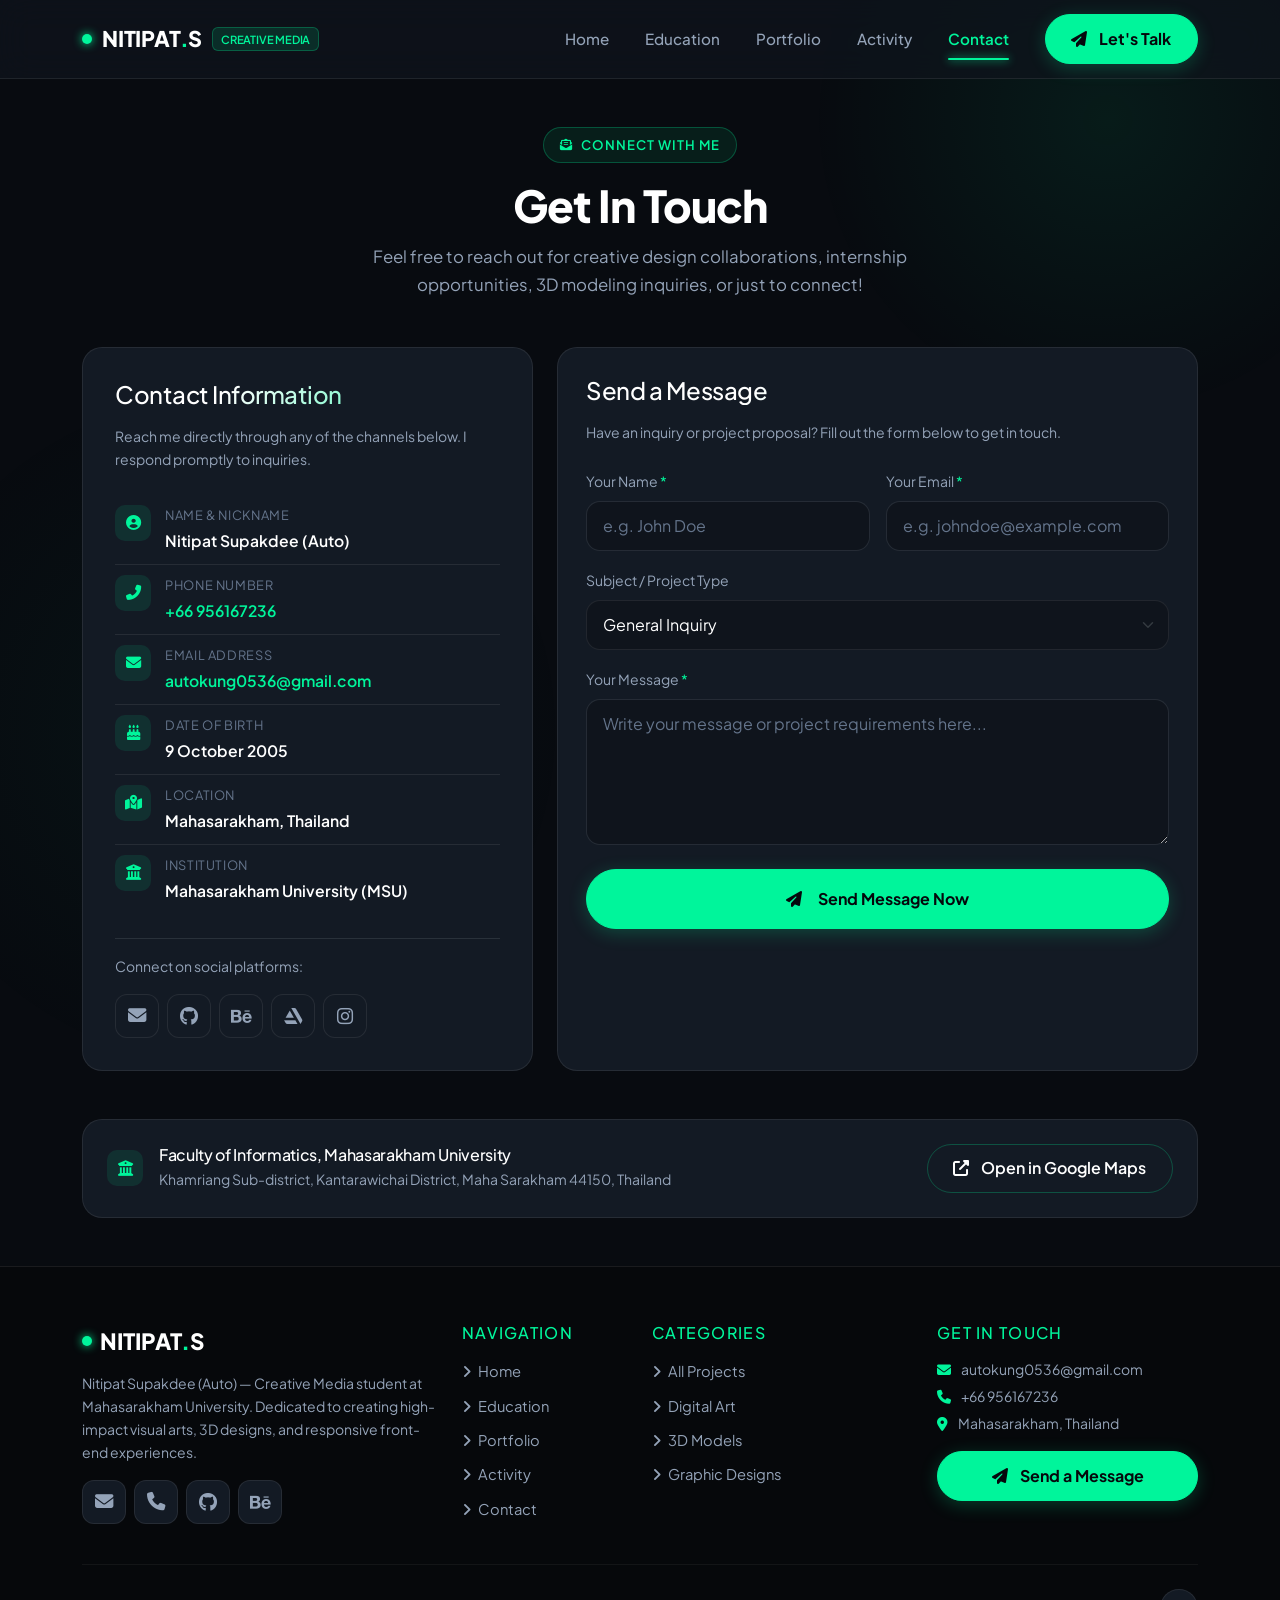
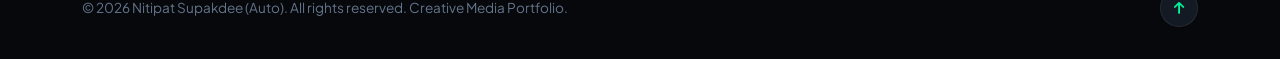
<file: งานเดี่ยว Portfolio/contact.html>
﻿<!DOCTYPE html>
<html lang="en">
<head>
  <meta charset="UTF-8">
  <meta name="viewport" content="width=device-width, initial-scale=1.0">
  <title>Contact | Nitipat Supakdee (Auto)</title>
  <meta name="description" content="Contact Nitipat Supakdee (Auto) - Phone: +66 956167236, Email: autokung0536@gmail.com, Mahasarakham, Thailand.">

  <!-- Google Fonts -->
  <link rel="preconnect" href="https://fonts.googleapis.com">
  <link rel="preconnect" href="https://fonts.gstatic.com" crossorigin>
  <link href="https://fonts.googleapis.com/css2?family=Plus+Jakarta+Sans:wght@300;400;500;600;700;800&display=swap" rel="stylesheet">

  <!-- Font Awesome Icons -->
  <link rel="stylesheet" href="https://cdnjs.cloudflare.com/ajax/libs/font-awesome/6.5.1/css/all.min.css">

  <!-- Bootstrap 5.3 CSS -->
  <link href="https://cdn.jsdelivr.net/npm/bootstrap@5.3.3/dist/css/bootstrap.min.css" rel="stylesheet">

  <!-- Custom Stylesheet -->
  <link rel="stylesheet" href="assets/css/style.css">
</head>
<body>

  <!-- =========================================================================
       NAVIGATION BAR (Consistent across all pages)
       ========================================================================= -->
  <nav class="navbar navbar-expand-lg sticky-top custom-navbar">
    <div class="container">
      <a class="navbar-brand" href="index.html">
        <span class="brand-dot"></span>
        <span>NITIPAT<span class="text-neon">.</span>S</span>
        <span class="brand-badge d-none d-sm-inline-block">CREATIVE MEDIA</span>
      </a>

      <!-- Mobile Hamburger Toggle -->
      <button class="navbar-toggler" type="button" data-bs-toggle="collapse" data-bs-target="#portfolioNav" aria-controls="portfolioNav" aria-expanded="false" aria-label="Toggle navigation">
        <i class="fas fa-bars"></i>
      </button>

      <!-- Navigation Links -->
      <div class="collapse navbar-collapse justify-content-end" id="portfolioNav">
        <ul class="navbar-nav align-items-lg-center gap-1 my-2 my-lg-0">
          <li class="nav-item">
            <a class="nav-link" href="index.html">Home</a>
          </li>
          <li class="nav-item">
            <a class="nav-link" href="education.html">Education</a>
          </li>
          <li class="nav-item">
            <a class="nav-link" href="portfolio.html">Portfolio</a>
          </li>
          <li class="nav-item">
            <a class="nav-link" href="activity.html">Activity</a>
          </li>
          <li class="nav-item">
            <a class="nav-link active" href="contact.html">Contact</a>
          </li>
          <li class="nav-item ms-lg-3 mt-2 mt-lg-0">
            <a class="btn-neon btn-sm" href="contact.html">
              <i class="fas fa-paper-plane me-1"></i> Let's Talk
            </a>
          </li>
        </ul>
      </div>
    </div>
  </nav>

  <!-- =========================================================================
       MAIN CONTENT: CONTACT INFORMATION & INTERACTIVE FORM
       ========================================================================= -->
  <main class="py-5">
    <div class="container">

      <!-- Section Header -->
      <div class="text-center mb-5">
        <div class="section-tag mx-auto">
          <i class="fas fa-envelope-open-text"></i> Connect With Me
        </div>
        <h1 class="section-title">Get In Touch</h1>
        <p class="section-subtitle mx-auto">
          Feel free to reach out for creative design collaborations, internship opportunities, 3D modeling inquiries, or just to connect!
        </p>
      </div>

      <div class="row g-4 align-items-stretch">

        <!-- LEFT COLUMN: COMPLETE CONTACT INFORMATION -->
        <div class="col-lg-5">
          <div class="contact-info-card d-flex flex-column justify-content-between">
            <div>
              <div class="card-top-accent"></div>
              <h3 class="h4 text-gradient mb-3">Contact Information</h3>
              <p class="text-muted-custom small mb-4">
                Reach me directly through any of the channels below. I respond promptly to inquiries.
              </p>

              <ul class="info-list mb-4">
                <!-- Name & Nickname -->
                <li class="info-item">
                  <div class="info-icon"><i class="fas fa-user-circle"></i></div>
                  <div>
                    <div class="info-label">Name & Nickname</div>
                    <div class="info-value">Nitipat Supakdee (Auto)</div>
                  </div>
                </li>

                <!-- Phone -->
                <li class="info-item">
                  <div class="info-icon"><i class="fas fa-phone-alt"></i></div>
                  <div>
                    <div class="info-label">Phone Number</div>
                    <div class="info-value">
                      <a href="tel:+66956167236" class="text-neon">+66 956167236</a>
                    </div>
                  </div>
                </li>

                <!-- Email -->
                <li class="info-item">
                  <div class="info-icon"><i class="fas fa-envelope"></i></div>
                  <div>
                    <div class="info-label">Email Address</div>
                    <div class="info-value">
                      <a href="mailto:autokung0536@gmail.com" class="text-neon">autokung0536@gmail.com</a>
                    </div>
                  </div>
                </li>

                <!-- Birthday -->
                <li class="info-item">
                  <div class="info-icon"><i class="fas fa-cake-candles"></i></div>
                  <div>
                    <div class="info-label">Date of Birth</div>
                    <div class="info-value">9 October 2005</div>
                  </div>
                </li>

                <!-- Location -->
                <li class="info-item">
                  <div class="info-icon"><i class="fas fa-map-location-dot"></i></div>
                  <div>
                    <div class="info-label">Location</div>
                    <div class="info-value">Mahasarakham, Thailand</div>
                  </div>
                </li>

                <!-- University -->
                <li class="info-item">
                  <div class="info-icon"><i class="fas fa-building-columns"></i></div>
                  <div>
                    <div class="info-label">Institution</div>
                    <div class="info-value">Mahasarakham University (MSU)</div>
                  </div>
                </li>
              </ul>
            </div>

            <!-- Social Media Handles -->
            <div class="pt-3 border-top border-secondary border-opacity-25">
              <div class="text-muted-custom small mb-3">Connect on social platforms:</div>
              <div class="d-flex gap-2">
                <a href="mailto:autokung0536@gmail.com" class="social-icon-btn" title="Email"><i class="fas fa-envelope"></i></a>
                <a href="https://github.com" target="_blank" rel="noopener noreferrer" class="social-icon-btn" title="GitHub"><i class="fab fa-github"></i></a>
                <a href="https://behance.net" target="_blank" rel="noopener noreferrer" class="social-icon-btn" title="Behance"><i class="fab fa-behance"></i></a>
                <a href="https://artstation.com" target="_blank" rel="noopener noreferrer" class="social-icon-btn" title="ArtStation"><i class="fab fa-artstation"></i></a>
                <a href="https://instagram.com" target="_blank" rel="noopener noreferrer" class="social-icon-btn" title="Instagram"><i class="fab fa-instagram"></i></a>
              </div>
            </div>

          </div>
        </div>

        <!-- RIGHT COLUMN: INTERACTIVE CONTACT FORM -->
        <div class="col-lg-7">
          <div class="modern-card">
            <div class="card-top-accent"></div>
            <h3 class="h4 text-gradient mb-3">Send a Message</h3>
            <p class="text-muted-custom small mb-4">
              Have an inquiry or project proposal? Fill out the form below to get in touch.
            </p>

            <!-- Success Alert Notification (Handled by JS) -->
            <div id="formSuccessAlert" class="alert alert-success d-none bg-dark border-success text-white py-3 px-4 mb-4" role="alert">
              <div class="d-flex align-items-center">
                <i class="fas fa-circle-check text-neon fs-4 me-3"></i>
                <div>
                  <strong>Message Sent Successfully!</strong>
                  <div class="small text-muted-custom">Thank you! Nitipat will get back to you shortly.</div>
                </div>
              </div>
            </div>

            <!-- Interactive Contact Form -->
            <form id="contactForm" novalidate>
              <div class="row g-3">
                <div class="col-md-6">
                  <label for="contactName" class="form-label text-muted-custom small">Your Name <span class="text-neon">*</span></label>
                  <input type="text" class="form-control" id="contactName" placeholder="e.g. John Doe" required>
                </div>
                <div class="col-md-6">
                  <label for="contactEmail" class="form-label text-muted-custom small">Your Email <span class="text-neon">*</span></label>
                  <input type="email" class="form-control" id="contactEmail" placeholder="e.g. johndoe@example.com" required>
                </div>
                <div class="col-12">
                  <label for="contactSubject" class="form-label text-muted-custom small">Subject / Project Type</label>
                  <select class="form-select" id="contactSubject">
                    <option value="General Inquiry" selected>General Inquiry</option>
                    <option value="3D Modeling Project">3D Modeling / Asset Creation</option>
                    <option value="Graphic Design Commission">Graphic & Brand Design</option>
                    <option value="Digital Art Collaboration">Digital Concept Art Collaboration</option>
                    <option value="Internship Opportunity">Internship Opportunity</option>
                  </select>
                </div>
                <div class="col-12">
                  <label for="contactMessage" class="form-label text-muted-custom small">Your Message <span class="text-neon">*</span></label>
                  <textarea class="form-control" id="contactMessage" rows="5" placeholder="Write your message or project requirements here..." required></textarea>
                </div>
                <div class="col-12 mt-4">
                  <button type="submit" class="btn-neon w-100 justify-content-center py-3">
                    <i class="fas fa-paper-plane me-2"></i> Send Message Now
                  </button>
                </div>
              </div>
            </form>
          </div>
        </div>

      </div>

      <!-- Campus / City Location Highlight -->
      <div class="row mt-5">
        <div class="col-12">
          <div class="modern-card p-4">
            <div class="row align-items-center g-3">
              <div class="col-md-8">
                <div class="d-flex align-items-center gap-3">
                  <div class="info-icon"><i class="fas fa-university"></i></div>
                  <div>
                    <h5 class="h6 text-white mb-1">Faculty of Informatics, Mahasarakham University</h5>
                    <p class="text-muted-custom small mb-0">
                      Khamriang Sub-district, Kantarawichai District, Maha Sarakham 44150, Thailand
                    </p>
                  </div>
                </div>
              </div>
              <div class="col-md-4 text-md-end">
                <a href="https://maps.google.com/?q=Mahasarakham+University" target="_blank" rel="noopener noreferrer" class="btn-outline-neon btn-sm">
                  <i class="fas fa-external-link-alt me-1"></i> Open in Google Maps
                </a>
              </div>
            </div>
          </div>
        </div>
      </div>

    </div>
  </main>

  <!-- =========================================================================
       FOOTER (Consistent across all pages)
       ========================================================================= -->
  <footer class="site-footer">
    <div class="container">
      <div class="row g-4">
        <!-- Brand & Bio -->
        <div class="col-lg-4 col-md-6">
          <div class="footer-brand">
            <span class="brand-dot"></span>
            <span>NITIPAT<span class="text-neon">.</span>S</span>
          </div>
          <p class="text-muted-custom small mb-3">
            Nitipat Supakdee (Auto) — Creative Media student at Mahasarakham University. Dedicated to creating high-impact visual arts, 3D designs, and responsive front-end experiences.
          </p>
          <div class="d-flex gap-2">
            <a href="mailto:autokung0536@gmail.com" class="social-icon-btn" title="Email"><i class="fas fa-envelope"></i></a>
            <a href="tel:+66956167236" class="social-icon-btn" title="Phone"><i class="fas fa-phone"></i></a>
            <a href="https://github.com" target="_blank" rel="noopener noreferrer" class="social-icon-btn" title="GitHub"><i class="fab fa-github"></i></a>
            <a href="https://behance.net" target="_blank" rel="noopener noreferrer" class="social-icon-btn" title="Behance"><i class="fab fa-behance"></i></a>
          </div>
        </div>

        <!-- Quick Navigation Links -->
        <div class="col-lg-2 col-md-3 col-6">
          <h5 class="h6 text-uppercase text-neon mb-3" style="letter-spacing: 0.08em;">Navigation</h5>
          <ul class="footer-nav">
            <li><a href="index.html"><i class="fas fa-angle-right me-1"></i> Home</a></li>
            <li><a href="education.html"><i class="fas fa-angle-right me-1"></i> Education</a></li>
            <li><a href="portfolio.html"><i class="fas fa-angle-right me-1"></i> Portfolio</a></li>
            <li><a href="activity.html"><i class="fas fa-angle-right me-1"></i> Activity</a></li>
            <li><a href="contact.html"><i class="fas fa-angle-right me-1"></i> Contact</a></li>
          </ul>
        </div>

        <!-- Portfolio Categories -->
        <div class="col-lg-3 col-md-3 col-6">
          <h5 class="h6 text-uppercase text-neon mb-3" style="letter-spacing: 0.08em;">Categories</h5>
          <ul class="footer-nav">
            <li><a href="portfolio.html"><i class="fas fa-angle-right me-1"></i> All Projects</a></li>
            <li><a href="portfolio.html"><i class="fas fa-angle-right me-1"></i> Digital Art</a></li>
            <li><a href="portfolio.html"><i class="fas fa-angle-right me-1"></i> 3D Models</a></li>
            <li><a href="portfolio.html"><i class="fas fa-angle-right me-1"></i> Graphic Designs</a></li>
          </ul>
        </div>

        <!-- Contact Summary -->
        <div class="col-lg-3 col-md-6">
          <h5 class="h6 text-uppercase text-neon mb-3" style="letter-spacing: 0.08em;">Get in Touch</h5>
          <p class="text-muted-custom small mb-1">
            <i class="fas fa-envelope text-neon me-2"></i> autokung0536@gmail.com
          </p>
          <p class="text-muted-custom small mb-1">
            <i class="fas fa-phone text-neon me-2"></i> +66 956167236
          </p>
          <p class="text-muted-custom small mb-3">
            <i class="fas fa-map-marker-alt text-neon me-2"></i> Mahasarakham, Thailand
          </p>
          <a href="contact.html" class="btn-neon btn-sm w-100 justify-content-center">
            <i class="fas fa-paper-plane me-1"></i> Send a Message
          </a>
        </div>
      </div>

      <!-- Copyright & Back to Top -->
      <div class="footer-bottom">
        <div>
          &copy; 2026 Nitipat Supakdee (Auto). All rights reserved. Creative Media Portfolio.
        </div>
        <button class="back-to-top-btn" title="Back to top" aria-label="Back to top">
          <i class="fas fa-arrow-up"></i>
        </button>
      </div>
    </div>
  </footer>

  <!-- Bootstrap 5.3 Bundle JS -->
  <script src="https://cdn.jsdelivr.net/npm/bootstrap@5.3.3/dist/js/bootstrap.bundle.min.js"></script>

  <!-- Custom JavaScript -->
  <script src="assets/js/main.js"></script>
</body>
</html>
</file>
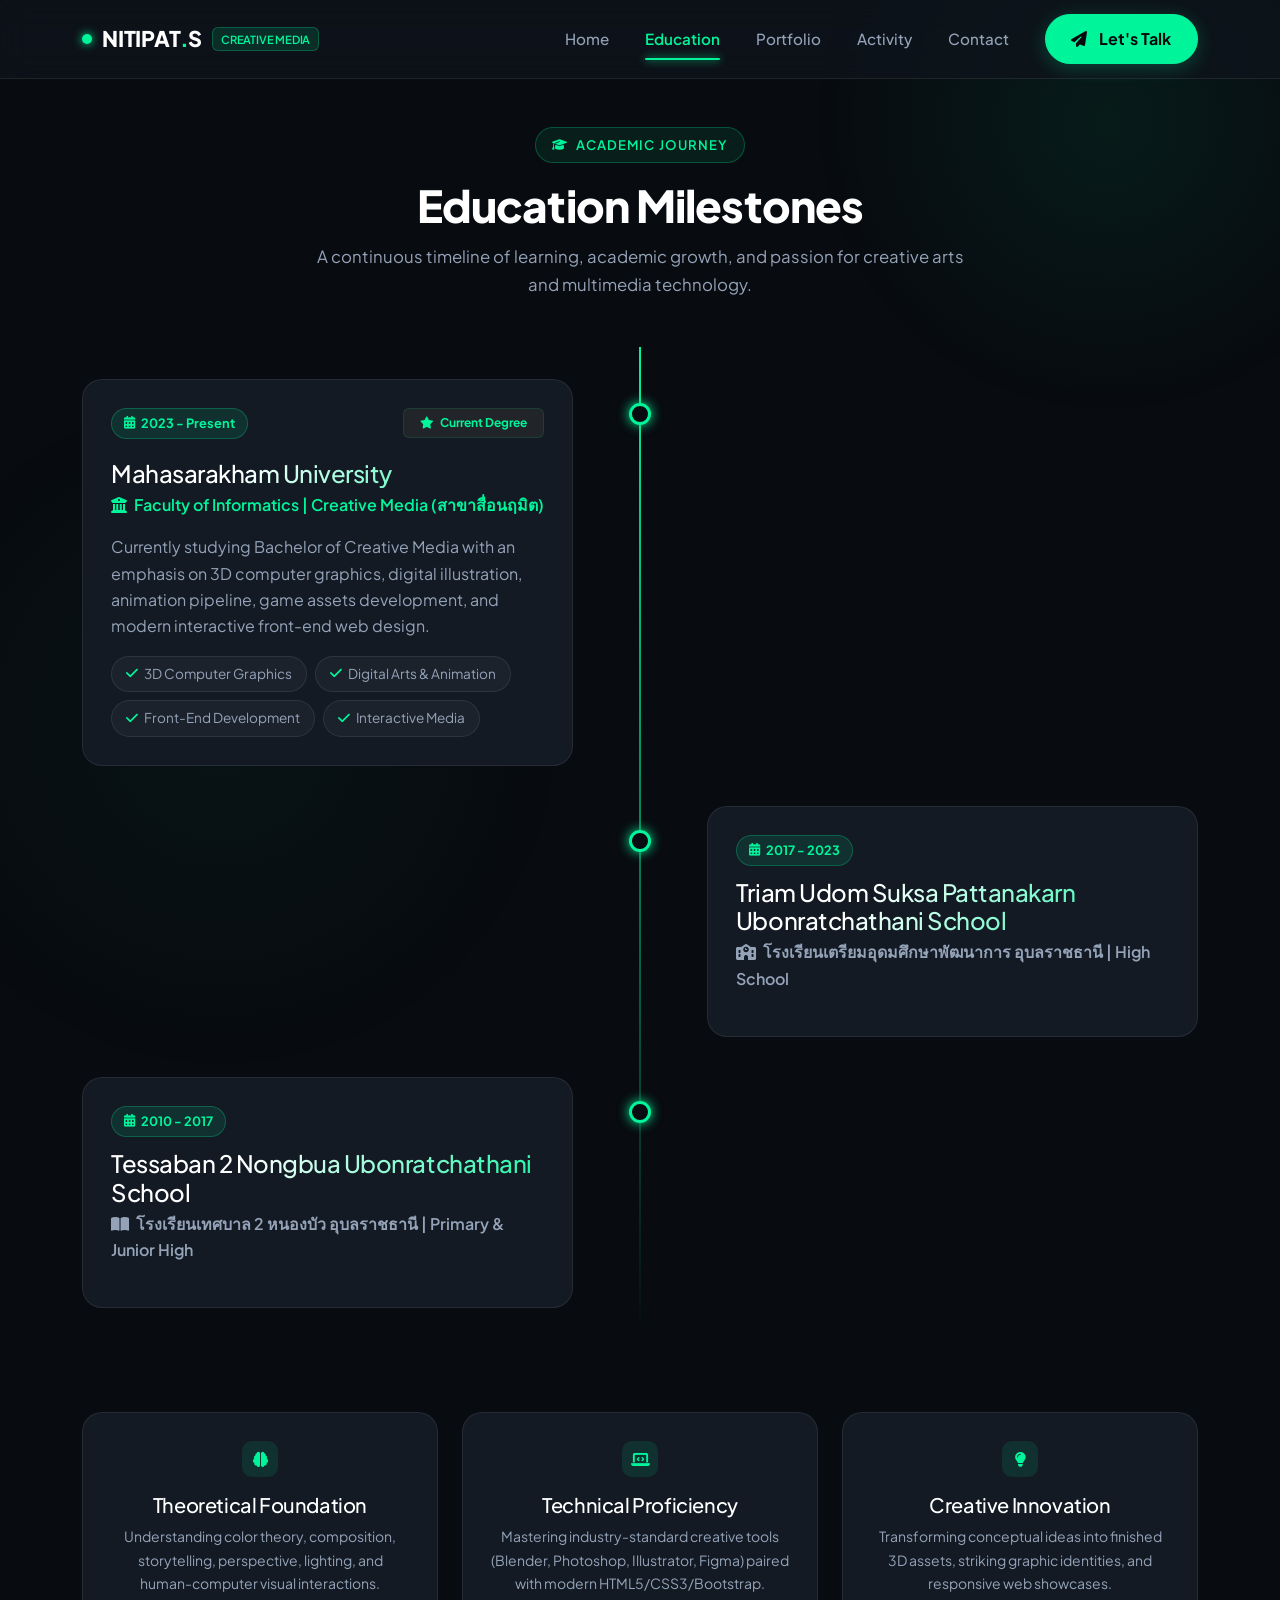
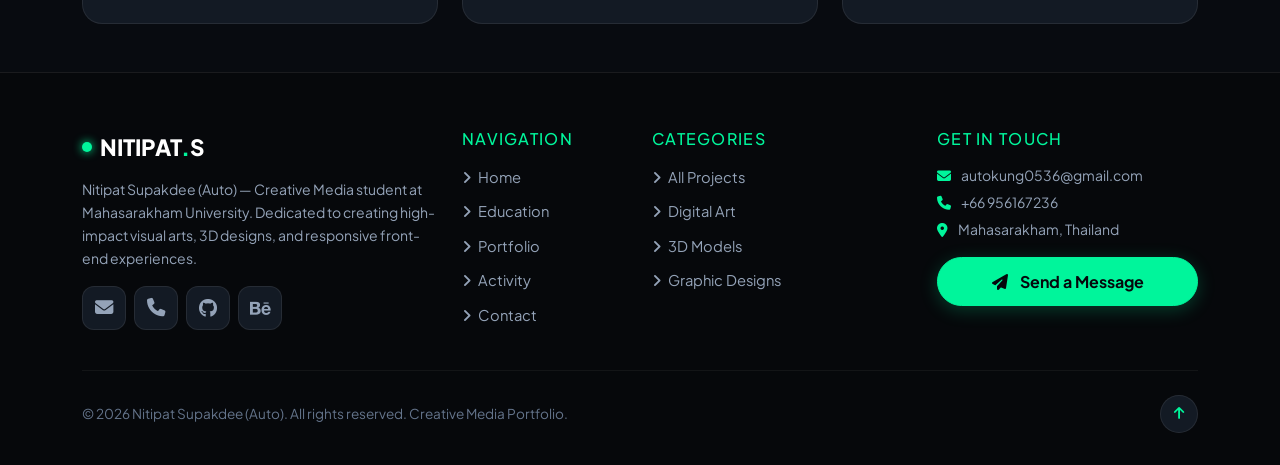
<file: งานเดี่ยว Portfolio/education.html>
﻿<!DOCTYPE html>
<html lang="en">
<head>
  <meta charset="UTF-8">
  <meta name="viewport" content="width=device-width, initial-scale=1.0">
  <title>Education | Nitipat Supakdee (Auto)</title>
  <meta name="description" content="Academic background and education milestones of Nitipat Supakdee (Auto) - Creative Media, Mahasarakham University.">

  <!-- Google Fonts -->
  <link rel="preconnect" href="https://fonts.googleapis.com">
  <link rel="preconnect" href="https://fonts.gstatic.com" crossorigin>
  <link href="https://fonts.googleapis.com/css2?family=Plus+Jakarta+Sans:wght@300;400;500;600;700;800&display=swap" rel="stylesheet">

  <!-- Font Awesome Icons -->
  <link rel="stylesheet" href="https://cdnjs.cloudflare.com/ajax/libs/font-awesome/6.5.1/css/all.min.css">

  <!-- Bootstrap 5.3 CSS -->
  <link href="https://cdn.jsdelivr.net/npm/bootstrap@5.3.3/dist/css/bootstrap.min.css" rel="stylesheet">

  <!-- Custom Stylesheet -->
  <link rel="stylesheet" href="assets/css/style.css">
</head>
<body>

  <!-- =========================================================================
       NAVIGATION BAR (Consistent across all pages)
       ========================================================================= -->
  <nav class="navbar navbar-expand-lg sticky-top custom-navbar">
    <div class="container">
      <a class="navbar-brand" href="index.html">
        <span class="brand-dot"></span>
        <span>NITIPAT<span class="text-neon">.</span>S</span>
        <span class="brand-badge d-none d-sm-inline-block">CREATIVE MEDIA</span>
      </a>

      <!-- Mobile Hamburger Toggle -->
      <button class="navbar-toggler" type="button" data-bs-toggle="collapse" data-bs-target="#portfolioNav" aria-controls="portfolioNav" aria-expanded="false" aria-label="Toggle navigation">
        <i class="fas fa-bars"></i>
      </button>

      <!-- Navigation Links -->
      <div class="collapse navbar-collapse justify-content-end" id="portfolioNav">
        <ul class="navbar-nav align-items-lg-center gap-1 my-2 my-lg-0">
          <li class="nav-item">
            <a class="nav-link" href="index.html">Home</a>
          </li>
          <li class="nav-item">
            <a class="nav-link active" href="education.html">Education</a>
          </li>
          <li class="nav-item">
            <a class="nav-link" href="portfolio.html">Portfolio</a>
          </li>
          <li class="nav-item">
            <a class="nav-link" href="activity.html">Activity</a>
          </li>
          <li class="nav-item">
            <a class="nav-link" href="contact.html">Contact</a>
          </li>
          <li class="nav-item ms-lg-3 mt-2 mt-lg-0">
            <a class="btn-neon btn-sm" href="contact.html">
              <i class="fas fa-paper-plane me-1"></i> Let's Talk
            </a>
          </li>
        </ul>
      </div>
    </div>
  </nav>

  <!-- =========================================================================
       MAIN CONTENT: EDUCATION ROADMAP
       ========================================================================= -->
  <main class="py-5">
    <div class="container">
      
      <!-- Section Header -->
      <div class="text-center mb-5">
        <div class="section-tag mx-auto">
          <i class="fas fa-graduation-cap"></i> Academic Journey
        </div>
        <h1 class="section-title">Education Milestones</h1>
        <p class="section-subtitle mx-auto">
          A continuous timeline of learning, academic growth, and passion for creative arts and multimedia technology.
        </p>
      </div>

      <!-- Vertical Timeline Roadmap -->
      <div class="timeline-wrapper mb-5">
        
        <!-- LEVEL 3: Mahasarakham University (Higher Education / Present) -->
        <div class="timeline-item">
          <div class="timeline-node"></div>
          <div class="timeline-card">
            <div class="modern-card">
              <div class="card-top-accent"></div>
              <div class="d-flex justify-content-between align-items-start flex-wrap gap-2 mb-2">
                <span class="edu-year-badge">
                  <i class="fas fa-calendar-alt"></i> 2023 - Present
                </span>
                <span class="badge bg-dark text-neon border border-success border-opacity-25 px-3 py-2">
                  <i class="fas fa-star text-neon me-1"></i> Current Degree
                </span>
              </div>
              <h3 class="h4 text-gradient mb-1">Mahasarakham University</h3>
              <div class="text-neon fw-semibold mb-3">
                <i class="fas fa-university me-1"></i> Faculty of Informatics | Creative Media (สาขาสื่อนฤมิต)
              </div>
              <p class="text-muted-custom mb-3">
                Currently studying Bachelor of Creative Media with an emphasis on 3D computer graphics, digital illustration, animation pipeline, game assets development, and modern interactive front-end web design.
              </p>
              <div class="d-flex flex-wrap gap-2">
                <span class="skill-pill"><i class="fas fa-check text-neon"></i> 3D Computer Graphics</span>
                <span class="skill-pill"><i class="fas fa-check text-neon"></i> Digital Arts & Animation</span>
                <span class="skill-pill"><i class="fas fa-check text-neon"></i> Front-End Development</span>
                <span class="skill-pill"><i class="fas fa-check text-neon"></i> Interactive Media</span>
              </div>
            </div>
          </div>
        </div>

        <!-- LEVEL 2: Triam Udom Suksa Pattanakarn Ubonratchathani School (High School) -->
        <div class="timeline-item">
          <div class="timeline-node"></div>
          <div class="timeline-card">
            <div class="modern-card">
              <div class="card-top-accent"></div>
              <div class="edu-year-badge">
                <i class="fas fa-calendar-alt"></i> 2017 - 2023
              </div>
              <h3 class="h4 text-gradient mb-1">Triam Udom Suksa Pattanakarn Ubonratchathani School</h3>
              <div class="text-muted-custom fw-semibold mb-3">
                <i class="fas fa-school me-1"></i> โรงเรียนเตรียมอุดมศึกษาพัฒนาการ อุบลราชธานี | High School
              </div>
              <p class="text-muted-custom mb-3">
              </p>
              <div class="d-flex flex-wrap gap-2">
                <!-- <span class="skill-pill"><i class="fas fa-circle-check text-neon"></i> Computer & Tech Foundation</span>
                <span class="skill-pill"><i class="fas fa-circle-check text-neon"></i> Art & Design Projects</span>
                <span class="skill-pill"><i class="fas fa-circle-check text-neon"></i> Teamwork & Activities</span> -->
              </div>
            </div>
          </div>
        </div>

        <!-- LEVEL 1: Tessaban 2 Nongbua Ubonratchathani School (Primary & Lower Secondary) -->
        <div class="timeline-item">
          <div class="timeline-node"></div>
          <div class="timeline-card">
            <div class="modern-card">
              <div class="card-top-accent"></div>
              <div class="edu-year-badge">
                <i class="fas fa-calendar-alt"></i> 2010 - 2017
              </div>
              <h3 class="h4 text-gradient mb-1">Tessaban 2 Nongbua Ubonratchathani School</h3>
              <div class="text-muted-custom fw-semibold mb-3">
                <i class="fas fa-book-open me-1"></i> โรงเรียนเทศบาล 2 หนองบัว อุบลราชธานี | Primary & Junior High
              </div>
              <p class="text-muted-custom mb-3">
              </p>
              <div class="d-flex flex-wrap gap-2">
                <!-- <span class="skill-pill"><i class="fas fa-seedling text-neon"></i> Core General Studies</span>
                <span class="skill-pill"><i class="fas fa-seedling text-neon"></i> Early Visual Arts</span>
                <span class="skill-pill"><i class="fas fa-seedling text-neon"></i> Creative Curiosity</span> -->
              </div>
            </div>
          </div>
        </div>

      </div>

      <!-- Additional Academic Highlights & Skills -->
      <div class="row g-4 mt-4">
        <div class="col-md-4">
          <div class="modern-card text-center">
            <div class="card-top-accent"></div>
            <div class="info-icon mx-auto mb-3"><i class="fas fa-brain"></i></div>
            <h4 class="h5 mb-2">Theoretical Foundation</h4>
            <p class="text-muted-custom small mb-0">
              Understanding color theory, composition, storytelling, perspective, lighting, and human-computer visual interactions.
            </p>
          </div>
        </div>
        <div class="col-md-4">
          <div class="modern-card text-center">
            <div class="card-top-accent"></div>
            <div class="info-icon mx-auto mb-3"><i class="fas fa-laptop-code"></i></div>
            <h4 class="h5 mb-2">Technical Proficiency</h4>
            <p class="text-muted-custom small mb-0">
              Mastering industry-standard creative tools (Blender, Photoshop, Illustrator, Figma) paired with modern HTML5/CSS3/Bootstrap.
            </p>
          </div>
        </div>
        <div class="col-md-4">
          <div class="modern-card text-center">
            <div class="card-top-accent"></div>
            <div class="info-icon mx-auto mb-3"><i class="fas fa-lightbulb"></i></div>
            <h4 class="h5 mb-2">Creative Innovation</h4>
            <p class="text-muted-custom small mb-0">
              Transforming conceptual ideas into finished 3D assets, striking graphic identities, and responsive web showcases.
            </p>
          </div>
        </div>
      </div>

    </div>
  </main>

  <!-- =========================================================================
       FOOTER (Consistent across all pages)
       ========================================================================= -->
  <footer class="site-footer">
    <div class="container">
      <div class="row g-4">
        <!-- Brand & Bio -->
        <div class="col-lg-4 col-md-6">
          <div class="footer-brand">
            <span class="brand-dot"></span>
            <span>NITIPAT<span class="text-neon">.</span>S</span>
          </div>
          <p class="text-muted-custom small mb-3">
            Nitipat Supakdee (Auto) — Creative Media student at Mahasarakham University. Dedicated to creating high-impact visual arts, 3D designs, and responsive front-end experiences.
          </p>
          <div class="d-flex gap-2">
            <a href="mailto:autokung0536@gmail.com" class="social-icon-btn" title="Email"><i class="fas fa-envelope"></i></a>
            <a href="tel:+66956167236" class="social-icon-btn" title="Phone"><i class="fas fa-phone"></i></a>
            <a href="https://github.com" target="_blank" rel="noopener noreferrer" class="social-icon-btn" title="GitHub"><i class="fab fa-github"></i></a>
            <a href="https://behance.net" target="_blank" rel="noopener noreferrer" class="social-icon-btn" title="Behance"><i class="fab fa-behance"></i></a>
          </div>
        </div>

        <!-- Quick Navigation Links -->
        <div class="col-lg-2 col-md-3 col-6">
          <h5 class="h6 text-uppercase text-neon mb-3" style="letter-spacing: 0.08em;">Navigation</h5>
          <ul class="footer-nav">
            <li><a href="index.html"><i class="fas fa-angle-right me-1"></i> Home</a></li>
            <li><a href="education.html"><i class="fas fa-angle-right me-1"></i> Education</a></li>
            <li><a href="portfolio.html"><i class="fas fa-angle-right me-1"></i> Portfolio</a></li>
            <li><a href="activity.html"><i class="fas fa-angle-right me-1"></i> Activity</a></li>
            <li><a href="contact.html"><i class="fas fa-angle-right me-1"></i> Contact</a></li>
          </ul>
        </div>

        <!-- Portfolio Categories -->
        <div class="col-lg-3 col-md-3 col-6">
          <h5 class="h6 text-uppercase text-neon mb-3" style="letter-spacing: 0.08em;">Categories</h5>
          <ul class="footer-nav">
            <li><a href="portfolio.html"><i class="fas fa-angle-right me-1"></i> All Projects</a></li>
            <li><a href="portfolio.html"><i class="fas fa-angle-right me-1"></i> Digital Art</a></li>
            <li><a href="portfolio.html"><i class="fas fa-angle-right me-1"></i> 3D Models</a></li>
            <li><a href="portfolio.html"><i class="fas fa-angle-right me-1"></i> Graphic Designs</a></li>
          </ul>
        </div>

        <!-- Contact Summary -->
        <div class="col-lg-3 col-md-6">
          <h5 class="h6 text-uppercase text-neon mb-3" style="letter-spacing: 0.08em;">Get in Touch</h5>
          <p class="text-muted-custom small mb-1">
            <i class="fas fa-envelope text-neon me-2"></i> autokung0536@gmail.com
          </p>
          <p class="text-muted-custom small mb-1">
            <i class="fas fa-phone text-neon me-2"></i> +66 956167236
          </p>
          <p class="text-muted-custom small mb-3">
            <i class="fas fa-map-marker-alt text-neon me-2"></i> Mahasarakham, Thailand
          </p>
          <a href="contact.html" class="btn-neon btn-sm w-100 justify-content-center">
            <i class="fas fa-paper-plane me-1"></i> Send a Message
          </a>
        </div>
      </div>

      <!-- Copyright & Back to Top -->
      <div class="footer-bottom">
        <div>
          &copy; 2026 Nitipat Supakdee (Auto). All rights reserved. Creative Media Portfolio.
        </div>
        <button class="back-to-top-btn" title="Back to top" aria-label="Back to top">
          <i class="fas fa-arrow-up"></i>
        </button>
      </div>
    </div>
  </footer>

  <!-- Bootstrap 5.3 Bundle JS -->
  <script src="https://cdn.jsdelivr.net/npm/bootstrap@5.3.3/dist/js/bootstrap.bundle.min.js"></script>

  <!-- Custom JavaScript -->
  <script src="assets/js/main.js"></script>
</body>
</html>
</file>
<file: งานเดี่ยว Portfolio/assets/css/style.css>
/* ==========================================================================
   PORTFOLIO STYLESHEET - NITIPAT SUPAKDEE (AUTO)
   Theme: Modern & Minimal | Palette: Neon Green (#00F59B), Black (#0A0D12), White (#FFFFFF)
   Specialization: Creative Media (สื่อนฤมิต) | Responsive Front-end
   ========================================================================== */

/* --------------------------------------------------------------------------
   1. CSS VARIABLES & ROOT SETTINGS
   -------------------------------------------------------------------------- */
:root {
  --bg-primary: #080B10;
  --bg-secondary: #0F141C;
  --bg-card: #131A24;
  --bg-card-hover: #182230;
  --bg-glass: rgba(15, 20, 28, 0.75);

  --accent-green: #00F59B;
  --accent-green-hover: #00D686;
  --accent-emerald: #10B981;
  --accent-dark-green: #043825;
  --accent-glow: rgba(0, 245, 155, 0.22);
  --accent-glow-strong: rgba(0, 245, 155, 0.45);

  --text-main: #FFFFFF;
  --text-muted: #94A3B8;
  --text-dimmed: #64748B;

  --border-subtle: rgba(255, 255, 255, 0.08);
  --border-green: rgba(0, 245, 155, 0.25);
  --border-green-hover: rgba(0, 245, 155, 0.6);

  --font-main: 'Plus Jakarta Sans', system-ui, -apple-system, sans-serif;
  --font-heading: 'Plus Jakarta Sans', system-ui, -apple-system, sans-serif;

  --radius-sm: 8px;
  --radius-md: 14px;
  --radius-lg: 20px;
  --radius-xl: 30px;

  --transition-fast: 0.2s ease;
  --transition-normal: 0.35s cubic-bezier(0.16, 1, 0.3, 1);
}

/* --------------------------------------------------------------------------
   2. GLOBAL RESET & BASE STYLES
   -------------------------------------------------------------------------- */
* {
  margin: 0;
  padding: 0;
  box-sizing: border-box;
}

html {
  scroll-behavior: smooth;
}

body {
  font-family: var(--font-main);
  background-color: var(--bg-primary);
  color: var(--text-main);
  line-height: 1.65;
  min-height: 100vh;
  display: flex;
  flex-direction: column;
  overflow-x: hidden;
  position: relative;
}

/* Subtle background glowing ambient aura */
body::before {
  content: '';
  position: fixed;
  top: -20%;
  right: -10%;
  width: 600px;
  height: 600px;
  background: radial-gradient(circle, rgba(0, 245, 155, 0.07) 0%, transparent 70%);
  pointer-events: none;
  z-index: 0;
}

body::after {
  content: '';
  position: fixed;
  bottom: -20%;
  left: -10%;
  width: 700px;
  height: 700px;
  background: radial-gradient(circle, rgba(16, 185, 129, 0.05) 0%, transparent 70%);
  pointer-events: none;
  z-index: 0;
}

main {
  flex: 1;
  position: relative;
  z-index: 1;
}

h1, h2, h3, h4, h5, h6 {
  font-family: var(--font-heading);
  color: var(--text-main);
  font-weight: 700;
  letter-spacing: -0.02em;
}

a {
  text-decoration: none;
  color: inherit;
  transition: var(--transition-fast);
}

img {
  max-width: 100%;
  height: auto;
  display: block;
}

/* Custom Scrollbar */
::-webkit-scrollbar {
  width: 8px;
}
::-webkit-scrollbar-track {
  background: var(--bg-primary);
}
::-webkit-scrollbar-thumb {
  background: #1f2d3a;
  border-radius: 4px;
}
::-webkit-scrollbar-thumb:hover {
  background: var(--accent-green);
}

/* --------------------------------------------------------------------------
   3. TYPOGRAPHY & HIGHLIGHTS
   -------------------------------------------------------------------------- */
.text-neon {
  color: var(--accent-green) !important;
}

.text-gradient {
  background: linear-gradient(135deg, #FFFFFF 30%, var(--accent-green) 100%);
  -webkit-background-clip: text;
  -webkit-text-fill-color: transparent;
}

.text-muted-custom {
  color: var(--text-muted) !important;
}

.section-tag {
  display: inline-flex;
  align-items: center;
  gap: 8px;
  padding: 6px 16px;
  border-radius: 999px;
  background: rgba(0, 245, 155, 0.08);
  border: 1px solid var(--border-green);
  color: var(--accent-green);
  font-size: 0.82rem;
  font-weight: 600;
  letter-spacing: 0.08em;
  text-transform: uppercase;
  margin-bottom: 1rem;
}

.section-tag i {
  font-size: 0.75rem;
}

.section-title {
  font-size: clamp(2rem, 4vw, 2.75rem);
  font-weight: 800;
  line-height: 1.2;
  margin-bottom: 0.75rem;
}

.section-subtitle {
  color: var(--text-muted);
  font-size: 1.05rem;
  max-width: 650px;
}

/* --------------------------------------------------------------------------
   4. NAVBAR STYLES
   -------------------------------------------------------------------------- */
.custom-navbar {
  background-color: var(--bg-glass) !important;
  backdrop-filter: blur(16px);
  -webkit-backdrop-filter: blur(16px);
  border-bottom: 1px solid var(--border-subtle);
  padding: 0.9rem 0;
  transition: all var(--transition-normal);
  z-index: 1000;
}

.navbar-brand {
  font-family: var(--font-heading);
  font-weight: 800;
  font-size: 1.35rem;
  color: var(--text-main) !important;
  display: flex;
  align-items: center;
  gap: 10px;
  letter-spacing: -0.01em;
}

.brand-dot {
  width: 10px;
  height: 10px;
  border-radius: 50%;
  background-color: var(--accent-green);
  box-shadow: 0 0 10px var(--accent-green);
  display: inline-block;
  animation: pulseDot 2s infinite ease-in-out;
}

@keyframes pulseDot {
  0%, 100% { transform: scale(1); opacity: 1; }
  50% { transform: scale(1.3); opacity: 0.7; }
}

.brand-badge {
  font-size: 0.7rem;
  background: rgba(0, 245, 155, 0.12);
  color: var(--accent-green);
  border: 1px solid var(--border-green);
  padding: 2px 8px;
  border-radius: 6px;
  font-family: var(--font-main);
  font-weight: 600;
}

.nav-link {
  color: var(--text-muted) !important;
  font-weight: 500;
  font-size: 0.95rem;
  padding: 0.5rem 1rem !important;
  border-radius: var(--radius-sm);
  transition: all var(--transition-fast);
  position: relative;
}

.nav-link:hover {
  color: var(--text-main) !important;
}

.nav-link.active {
  color: var(--accent-green) !important;
  font-weight: 600;
}

.nav-link.active::after {
  content: '';
  position: absolute;
  bottom: 0px;
  left: 1rem;
  right: 1rem;
  height: 2px;
  background-color: var(--accent-green);
  box-shadow: 0 0 8px var(--accent-green);
  border-radius: 2px;
}

.navbar-toggler {
  border: 1px solid var(--border-subtle);
  color: var(--text-main);
  padding: 6px 12px;
  font-size: 1.1rem;
}

.navbar-toggler:focus {
  box-shadow: 0 0 0 3px var(--accent-glow);
}

.navbar-toggler-icon {
  filter: invert(1);
}

/* --------------------------------------------------------------------------
   5. BUTTONS & UI CONTROLS
   -------------------------------------------------------------------------- */
.btn-neon {
  background-color: var(--accent-green);
  color: #05080c !important;
  font-weight: 700;
  padding: 0.65rem 1.6rem;
  border-radius: 999px;
  border: 1px solid var(--accent-green);
  display: inline-flex;
  align-items: center;
  gap: 8px;
  box-shadow: 0 4px 18px var(--accent-glow);
  transition: all var(--transition-fast);
}

.btn-neon:hover {
  background-color: var(--accent-green-hover);
  transform: translateY(-2px);
  box-shadow: 0 6px 24px var(--accent-glow-strong);
}

.btn-outline-neon {
  background-color: transparent;
  color: var(--text-main) !important;
  font-weight: 600;
  padding: 0.65rem 1.6rem;
  border-radius: 999px;
  border: 1px solid var(--border-green);
  display: inline-flex;
  align-items: center;
  gap: 8px;
  transition: all var(--transition-fast);
}

.btn-outline-neon:hover {
  background-color: rgba(0, 245, 155, 0.1);
  border-color: var(--accent-green);
  color: var(--accent-green) !important;
  transform: translateY(-2px);
}

/* --------------------------------------------------------------------------
   6. CARDS & GLASS CONTAINERS
   -------------------------------------------------------------------------- */
.modern-card {
  background-color: var(--bg-card);
  border: 1px solid var(--border-subtle);
  border-radius: var(--radius-lg);
  padding: 1.75rem;
  transition: all var(--transition-normal);
  position: relative;
  overflow: hidden;
  height: 100%;
}

.modern-card:hover {
  border-color: var(--border-green-hover);
  transform: translateY(-4px);
  box-shadow: 0 12px 30px rgba(0, 0, 0, 0.4), 0 0 20px rgba(0, 245, 155, 0.08);
}

.card-top-accent {
  position: absolute;
  top: 0;
  left: 0;
  right: 0;
  height: 3px;
  background: linear-gradient(90deg, var(--accent-green), transparent);
  opacity: 0;
  transition: opacity var(--transition-fast);
}

.modern-card:hover .card-top-accent {
  opacity: 1;
}

/* --------------------------------------------------------------------------
   7. HERO & PROFILE SECTION (HOME)
   -------------------------------------------------------------------------- */
.hero-section {
  padding: 5rem 0 4rem 0;
  position: relative;
}

.profile-avatar-wrapper {
  position: relative;
  display: inline-block;
}

.profile-avatar-frame {
  width: 280px;
  height: 280px;
  border-radius: 36px;
  padding: 8px;
  background: linear-gradient(135deg, var(--accent-green), #111827);
  box-shadow: 0 0 35px var(--accent-glow);
  position: relative;
}

.profile-avatar-frame img {
  width: 100%;
  height: 100%;
  object-fit: cover;
  border-radius: 28px;
  background-color: var(--bg-secondary);
}

.status-badge {
  position: absolute;
  bottom: -12px;
  left: 50%;
  transform: translateX(-50%);
  background-color: #071712;
  border: 1px solid var(--accent-green);
  color: var(--accent-green);
  padding: 6px 14px;
  border-radius: 999px;
  font-size: 0.78rem;
  font-weight: 700;
  display: flex;
  align-items: center;
  gap: 6px;
  white-space: nowrap;
  box-shadow: 0 4px 15px rgba(0, 0, 0, 0.5);
}

.status-badge .dot {
  width: 8px;
  height: 8px;
  border-radius: 50%;
  background-color: var(--accent-green);
  box-shadow: 0 0 6px var(--accent-green);
}

/* Information pills list */
.info-list {
  list-style: none;
  padding: 0;
  margin: 0;
}

.info-item {
  display: flex;
  align-items: flex-start;
  gap: 14px;
  padding: 10px 0;
  border-bottom: 1px solid var(--border-subtle);
}

.info-item:last-child {
  border-bottom: none;
}

.info-icon {
  width: 36px;
  height: 36px;
  border-radius: 10px;
  background: rgba(0, 245, 155, 0.1);
  color: var(--accent-green);
  display: flex;
  align-items: center;
  justify-content: center;
  font-size: 0.95rem;
  flex-shrink: 0;
}

.info-label {
  font-size: 0.8rem;
  color: var(--text-dimmed);
  text-transform: uppercase;
  letter-spacing: 0.05em;
  margin-bottom: 2px;
}

.info-value {
  font-size: 0.98rem;
  font-weight: 600;
  color: var(--text-main);
}

/* Skill Tags */
.skill-pill {
  display: inline-flex;
  align-items: center;
  gap: 6px;
  background-color: rgba(255, 255, 255, 0.04);
  border: 1px solid var(--border-subtle);
  padding: 6px 14px;
  border-radius: 999px;
  font-size: 0.85rem;
  color: var(--text-muted);
  transition: all var(--transition-fast);
}

.skill-pill:hover {
  background-color: rgba(0, 245, 155, 0.08);
  border-color: var(--border-green);
  color: var(--accent-green);
  transform: translateY(-2px);
}

/* Stat Counter Box */
.stat-box {
  background: var(--bg-card);
  border: 1px solid var(--border-subtle);
  border-radius: var(--radius-md);
  padding: 1.25rem 1rem;
  text-align: center;
  transition: var(--transition-fast);
}

.stat-box:hover {
  border-color: var(--border-green);
  transform: translateY(-3px);
}

.stat-number {
  font-size: 2rem;
  font-weight: 800;
  font-family: var(--font-heading);
  color: var(--accent-green);
  line-height: 1;
  margin-bottom: 0.35rem;
}

.stat-title {
  font-size: 0.82rem;
  color: var(--text-muted);
  text-transform: uppercase;
  letter-spacing: 0.04em;
}

/* --------------------------------------------------------------------------
   8. EDUCATION ROADMAP / TIMELINE
   -------------------------------------------------------------------------- */
.timeline-wrapper {
  position: relative;
  padding: 2rem 0;
}

.timeline-wrapper::before {
  content: '';
  position: absolute;
  top: 0;
  bottom: 0;
  left: 24px;
  width: 2px;
  background: linear-gradient(180deg, var(--accent-green) 0%, rgba(0, 245, 155, 0.2) 80%, transparent 100%);
}

@media (min-width: 768px) {
  .timeline-wrapper::before {
    left: 50%;
    transform: translateX(-50%);
  }
}

.timeline-item {
  position: relative;
  margin-bottom: 2.5rem;
}

.timeline-item:last-child {
  margin-bottom: 0;
}

.timeline-node {
  position: absolute;
  top: 24px;
  left: 14px;
  width: 22px;
  height: 22px;
  border-radius: 50%;
  background-color: var(--bg-primary);
  border: 3px solid var(--accent-green);
  box-shadow: 0 0 12px var(--accent-green);
  z-index: 2;
}

@media (min-width: 768px) {
  .timeline-node {
    left: 50%;
    transform: translateX(-50%);
  }
}

.timeline-card {
  margin-left: 55px;
}

@media (min-width: 768px) {
  .timeline-card {
    margin-left: 0;
    width: 44%;
  }

  .timeline-item:nth-child(odd) .timeline-card {
    margin-right: auto;
  }

  .timeline-item:nth-child(even) .timeline-card {
    margin-left: auto;
  }
}

.edu-year-badge {
  display: inline-flex;
  align-items: center;
  gap: 6px;
  background: rgba(0, 245, 155, 0.1);
  color: var(--accent-green);
  border: 1px solid var(--border-green);
  padding: 4px 12px;
  border-radius: 999px;
  font-size: 0.8rem;
  font-weight: 700;
  margin-bottom: 0.75rem;
}

/* --------------------------------------------------------------------------
   9. PORTFOLIO SHOWCASE & FILTER TABS
   -------------------------------------------------------------------------- */
.portfolio-filter-nav {
  display: flex;
  flex-wrap: wrap;
  gap: 10px;
  justify-content: center;
  margin-bottom: 2.5rem;
}

.filter-btn {
  background: var(--bg-card);
  border: 1px solid var(--border-subtle);
  color: var(--text-muted);
  padding: 0.5rem 1.4rem;
  border-radius: 999px;
  font-weight: 600;
  font-size: 0.9rem;
  cursor: pointer;
  transition: all var(--transition-fast);
}

.filter-btn:hover {
  color: var(--text-main);
  border-color: var(--border-green);
}

.filter-btn.active {
  background-color: var(--accent-green);
  color: #05080c;
  border-color: var(--accent-green);
  box-shadow: 0 0 15px var(--accent-glow);
}

.portfolio-card {
  background-color: var(--bg-card);
  border: 1px solid var(--border-subtle);
  border-radius: var(--radius-lg);
  overflow: hidden;
  transition: all var(--transition-normal);
  display: flex;
  flex-direction: column;
  height: 100%;
}

.portfolio-card:hover {
  transform: translateY(-6px);
  border-color: var(--border-green-hover);
  box-shadow: 0 15px 35px rgba(0, 0, 0, 0.45), 0 0 25px rgba(0, 245, 155, 0.1);
}

.portfolio-img-container {
  position: relative;
  overflow: hidden;
  aspect-ratio: 16 / 10;
  background-color: var(--bg-secondary);
}

.portfolio-img-container img {
  width: 100%;
  height: 100%;
  object-fit: cover;
  transition: transform 0.5s ease;
}

.portfolio-card:hover .portfolio-img-container img {
  transform: scale(1.06);
}

.portfolio-overlay {
  position: absolute;
  top: 0;
  left: 0;
  right: 0;
  bottom: 0;
  background: rgba(8, 11, 16, 0.7);
  backdrop-filter: blur(4px);
  display: flex;
  align-items: center;
  justify-content: center;
  opacity: 0;
  transition: opacity var(--transition-fast);
}

.portfolio-card:hover .portfolio-overlay {
  opacity: 1;
}

.portfolio-body {
  padding: 1.5rem;
  display: flex;
  flex-direction: column;
  flex: 1;
}

.portfolio-category-tag {
  font-size: 0.75rem;
  font-weight: 700;
  color: var(--accent-green);
  letter-spacing: 0.06em;
  text-transform: uppercase;
  margin-bottom: 0.5rem;
}

.portfolio-title {
  font-size: 1.2rem;
  font-weight: 700;
  margin-bottom: 0.5rem;
}

.portfolio-desc {
  font-size: 0.9rem;
  color: var(--text-muted);
  margin-bottom: 1rem;
  flex: 1;
}

.portfolio-tools {
  display: flex;
  flex-wrap: wrap;
  gap: 6px;
  margin-top: auto;
}

.tool-badge {
  font-size: 0.75rem;
  background: rgba(255, 255, 255, 0.05);
  border: 1px solid var(--border-subtle);
  color: var(--text-muted);
  padding: 3px 8px;
  border-radius: 4px;
}

/* --------------------------------------------------------------------------
   10. ACTIVITY CAROUSEL & EVENTS
   -------------------------------------------------------------------------- */
.activity-carousel-wrapper {
  background-color: var(--bg-card);
  border: 1px solid var(--border-subtle);
  border-radius: var(--radius-lg);
  overflow: hidden;
  box-shadow: 0 10px 30px rgba(0, 0, 0, 0.3);
}

.carousel-item {
  position: relative;
  aspect-ratio: 16 / 9;
  max-height: 520px;
  background-color: var(--bg-secondary);
}

.carousel-item img {
  width: 100%;
  height: 100%;
  object-fit: cover;
}

.carousel-caption-custom {
  position: absolute;
  bottom: 0;
  left: 0;
  right: 0;
  padding: 2.5rem 2rem 1.5rem 2rem;
  background: linear-gradient(180deg, transparent 0%, rgba(8, 11, 16, 0.92) 80%);
  text-align: left;
}

.carousel-indicators [data-bs-target] {
  width: 24px;
  height: 4px;
  border-radius: 2px;
  background-color: rgba(255, 255, 255, 0.4);
  border: none;
  transition: all var(--transition-fast);
}

.carousel-indicators .active {
  width: 40px;
  background-color: var(--accent-green);
  box-shadow: 0 0 8px var(--accent-green);
}

.carousel-control-prev-icon,
.carousel-control-next-icon {
  background-color: rgba(8, 11, 16, 0.7);
  border: 1px solid var(--border-green);
  border-radius: 50%;
  width: 45px;
  height: 45px;
  background-size: 50%;
}

/* --------------------------------------------------------------------------
   11. CONTACT SECTION & FORM
   -------------------------------------------------------------------------- */
.contact-info-card {
  background-color: var(--bg-card);
  border: 1px solid var(--border-subtle);
  border-radius: var(--radius-lg);
  padding: 2rem;
  height: 100%;
}

.form-control, .form-select {
  background-color: var(--bg-secondary) !important;
  border: 1px solid var(--border-subtle) !important;
  color: var(--text-main) !important;
  border-radius: var(--radius-md) !important;
  padding: 0.75rem 1rem !important;
  transition: all var(--transition-fast);
}

.form-control:focus, .form-select:focus {
  border-color: var(--accent-green) !important;
  box-shadow: 0 0 0 3px var(--accent-glow) !important;
}

.form-control::placeholder {
  color: var(--text-dimmed);
}

.social-icon-btn {
  width: 44px;
  height: 44px;
  border-radius: 12px;
  background: var(--bg-card);
  border: 1px solid var(--border-subtle);
  color: var(--text-muted);
  display: inline-flex;
  align-items: center;
  justify-content: center;
  font-size: 1.15rem;
  transition: all var(--transition-fast);
}

.social-icon-btn:hover {
  background: rgba(0, 245, 155, 0.12);
  border-color: var(--accent-green);
  color: var(--accent-green);
  transform: translateY(-3px);
  box-shadow: 0 4px 15px var(--accent-glow);
}

/* --------------------------------------------------------------------------
   12. FOOTER (SHARED ACROSS ALL PAGES)
   -------------------------------------------------------------------------- */
.site-footer {
  background-color: #06080B;
  border-top: 1px solid var(--border-subtle);
  padding: 3.5rem 0 2rem 0;
  margin-top: auto;
  position: relative;
  z-index: 10;
}

.footer-brand {
  font-family: var(--font-heading);
  font-weight: 800;
  font-size: 1.4rem;
  color: var(--text-main);
  display: flex;
  align-items: center;
  gap: 8px;
  margin-bottom: 0.75rem;
}

.footer-nav {
  list-style: none;
  padding: 0;
  margin: 0;
  display: flex;
  flex-direction: column;
  gap: 8px;
}

.footer-nav a {
  color: var(--text-muted);
  font-size: 0.92rem;
}

.footer-nav a:hover {
  color: var(--accent-green);
  padding-left: 4px;
}

.footer-bottom {
  margin-top: 2.5rem;
  padding-top: 1.5rem;
  border-top: 1px solid rgba(255, 255, 255, 0.05);
  display: flex;
  flex-wrap: wrap;
  justify-content: space-between;
  align-items: center;
  gap: 1rem;
  color: var(--text-dimmed);
  font-size: 0.85rem;
}

.back-to-top-btn {
  background: var(--bg-card);
  border: 1px solid var(--border-subtle);
  color: var(--accent-green);
  width: 38px;
  height: 38px;
  border-radius: 50%;
  display: inline-flex;
  align-items: center;
  justify-content: center;
  cursor: pointer;
  transition: all var(--transition-fast);
}

.back-to-top-btn:hover {
  background: var(--accent-green);
  color: #05080c;
  transform: translateY(-3px);
  box-shadow: 0 0 12px var(--accent-glow);
}

/* --------------------------------------------------------------------------
   13. MODAL & PREVIEW POPUPS
   -------------------------------------------------------------------------- */
.modal-content {
  background-color: var(--bg-card) !important;
  border: 1px solid var(--border-green) !important;
  border-radius: var(--radius-lg) !important;
  color: var(--text-main);
}

.modal-header {
  border-bottom: 1px solid var(--border-subtle) !important;
}

.modal-footer {
  border-top: 1px solid var(--border-subtle) !important;
}

.btn-close-white {
  filter: invert(1);
}

/* --------------------------------------------------------------------------
   14. RESPONSIVE ADJUSTMENTS
   -------------------------------------------------------------------------- */
@media (max-width: 991px) {
  .hero-section {
    padding: 3rem 0;
    text-align: center;
  }
  .profile-avatar-frame {
    width: 230px;
    height: 230px;
    margin: 0 auto 2rem auto;
  }
  .info-item {
    text-align: left;
  }
}

@media (max-width: 576px) {
  .section-title {
    font-size: 1.85rem;
  }
  .btn-neon, .btn-outline-neon {
    width: 100%;
    justify-content: center;
  }
  .portfolio-filter-nav {
    gap: 6px;
  }
  .filter-btn {
    font-size: 0.8rem;
    padding: 0.4rem 1rem;
  }
}
</file>
